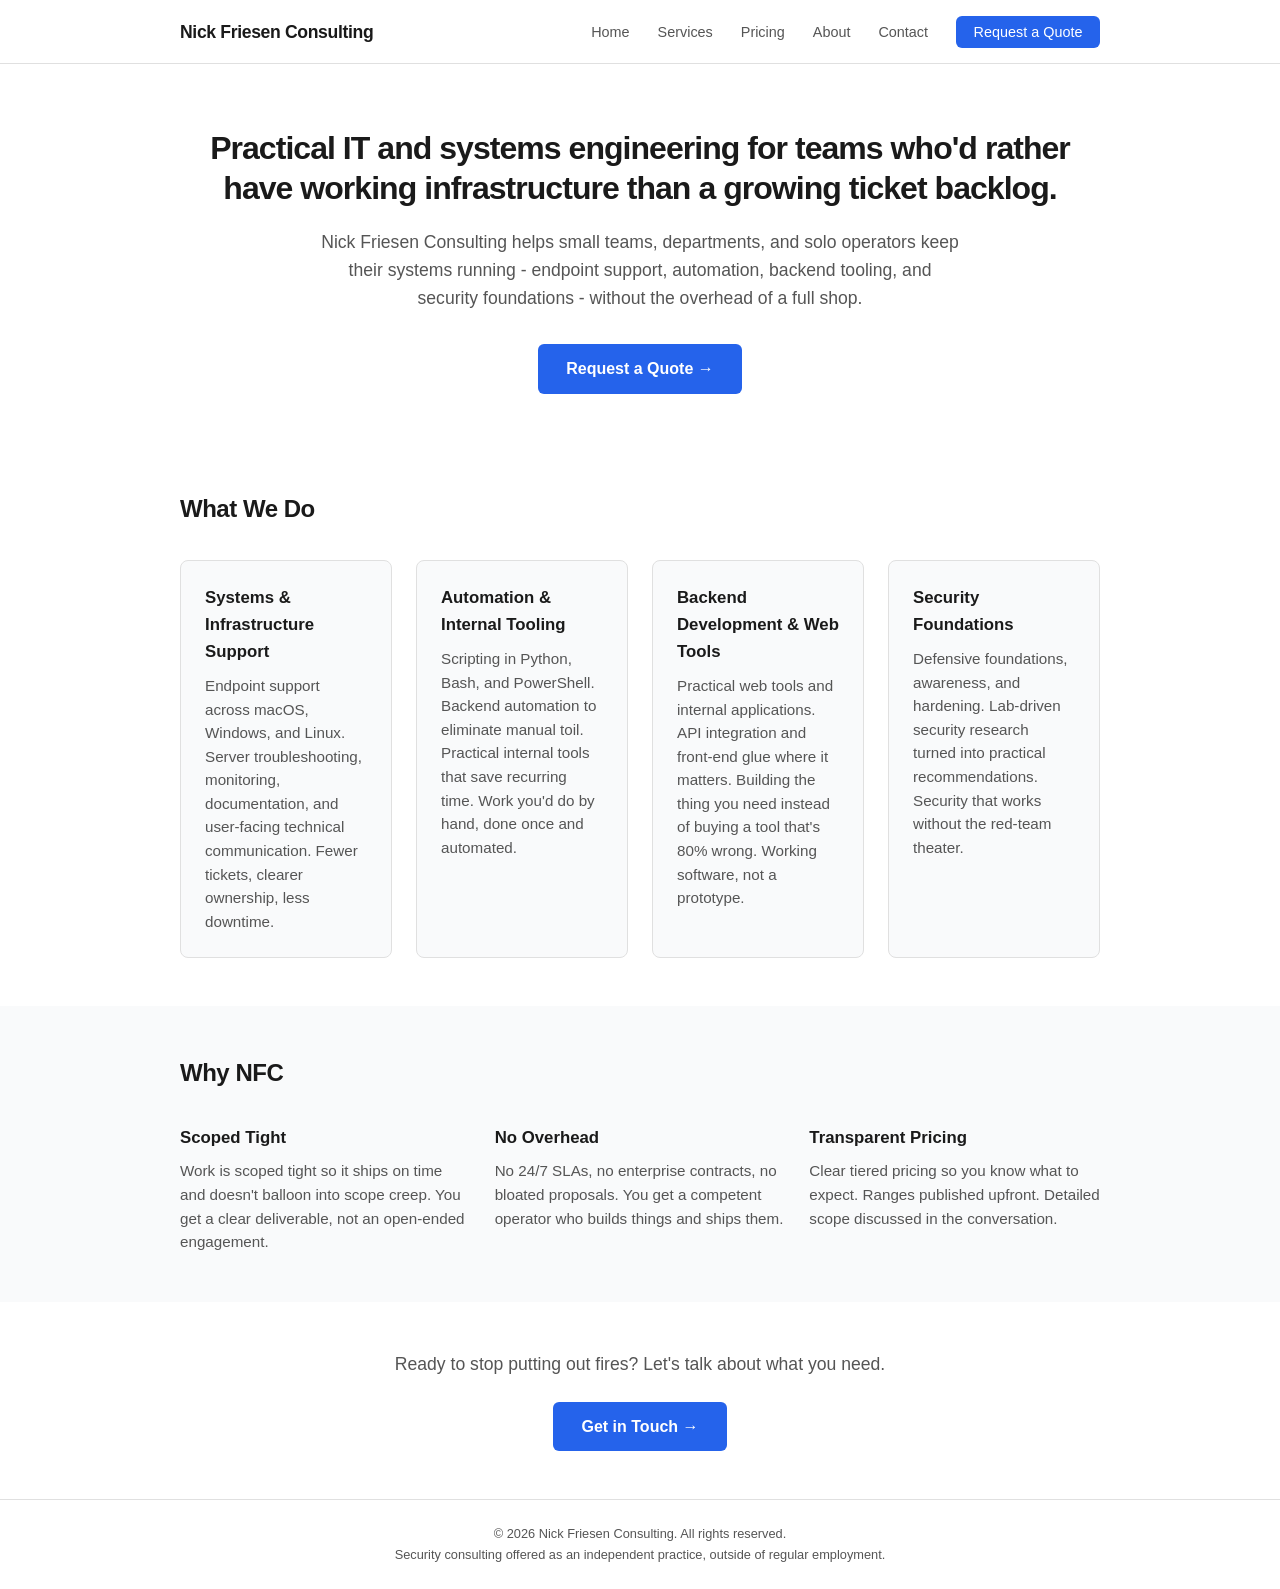
<file: index.html>
<!DOCTYPE html>
<html lang="en">
<head>
  <meta charset="UTF-8">
  <meta name="viewport" content="width=device-width, initial-scale=1.0">
  <title>Nick Friesen Consulting - Practical IT and Systems Engineering</title>
  <meta name="description" content="Nick Friesen Consulting helps small teams, departments, and solo operators keep their systems running - endpoint support, automation, backend tooling, and security foundations.">
  <link rel="stylesheet" href="css/style.css">
</head>
<body>

  <nav>
    <div class="nav-inner">
      <div class="nav-brand"><a href="index.html">Nick Friesen Consulting</a></div>
      <button class="hamburger" id="hamburger" aria-label="Toggle navigation">
        <span></span>
        <span></span>
        <span></span>
      </button>
      <ul class="nav-links" id="navLinks">
        <li><a href="index.html">Home</a></li>
        <li><a href="services.html">Services</a></li>
        <li><a href="pricing.html">Pricing</a></li>
        <li><a href="about.html">About</a></li>
        <li><a href="contact.html">Contact</a></li>
        <li><a href="contact.html" class="nav-cta">Request a Quote</a></li>
      </ul>
    </div>
  </nav>

  <main>
    <section class="hero">
      <div class="container">
        <h1>Practical IT and systems engineering for teams who'd rather have working infrastructure than a growing ticket backlog.</h1>
        <p>Nick Friesen Consulting helps small teams, departments, and solo operators keep their systems running - endpoint support, automation, backend tooling, and security foundations - without the overhead of a full shop.</p>
        <a href="contact.html" class="btn-primary">Request a Quote &rarr;</a>
      </div>
    </section>

    <section class="section">
      <div class="container">
        <h2 class="section-title">What We Do</h2>
        <div class="cards">
          <div class="card">
            <h3>Systems &amp; Infrastructure Support</h3>
            <p>Endpoint support across macOS, Windows, and Linux. Server troubleshooting, monitoring, documentation, and user-facing technical communication. Fewer tickets, clearer ownership, less downtime.</p>
          </div>
          <div class="card">
            <h3>Automation &amp; Internal Tooling</h3>
            <p>Scripting in Python, Bash, and PowerShell. Backend automation to eliminate manual toil. Practical internal tools that save recurring time. Work you'd do by hand, done once and automated.</p>
          </div>
          <div class="card">
            <h3>Backend Development &amp; Web Tools</h3>
            <p>Practical web tools and internal applications. API integration and front-end glue where it matters. Building the thing you need instead of buying a tool that's 80% wrong. Working software, not a prototype.</p>
          </div>
          <div class="card">
            <h3>Security Foundations</h3>
            <p>Defensive foundations, awareness, and hardening. Lab-driven security research turned into practical recommendations. Security that works without the red-team theater.</p>
          </div>
        </div>
      </div>
    </section>

    <section class="section" style="background: var(--color-light-bg);">
      <div class="container">
        <h2 class="section-title">Why NFC</h2>
        <div class="three-col">
          <div>
            <h3>Scoped Tight</h3>
            <p>Work is scoped tight so it ships on time and doesn't balloon into scope creep. You get a clear deliverable, not an open-ended engagement.</p>
          </div>
          <div>
            <h3>No Overhead</h3>
            <p>No 24/7 SLAs, no enterprise contracts, no bloated proposals. You get a competent operator who builds things and ships them.</p>
          </div>
          <div>
            <h3>Transparent Pricing</h3>
            <p>Clear tiered pricing so you know what to expect. Ranges published upfront. Detailed scope discussed in the conversation.</p>
          </div>
        </div>
      </div>
    </section>

    <section class="section">
      <div class="container" style="text-align: center;">
        <p style="font-size: 1.1rem; color: var(--color-text-secondary); margin-bottom: 1.5rem;">Ready to stop putting out fires? Let's talk about what you need.</p>
        <a href="contact.html" class="btn-primary">Get in Touch &rarr;</a>
      </div>
    </section>
  </main>

  <footer>
    <div class="container">
      <div class="footer-inner">
        &copy; 2026 Nick Friesen Consulting. All rights reserved.<br>
        Security consulting offered as an independent practice, outside of regular employment.
      </div>
    </div>
  </footer>

  <script>
    document.getElementById('hamburger').addEventListener('click', function() {
      document.getElementById('navLinks').classList.toggle('active');
    });
  </script>

</body>
</html>
</file>
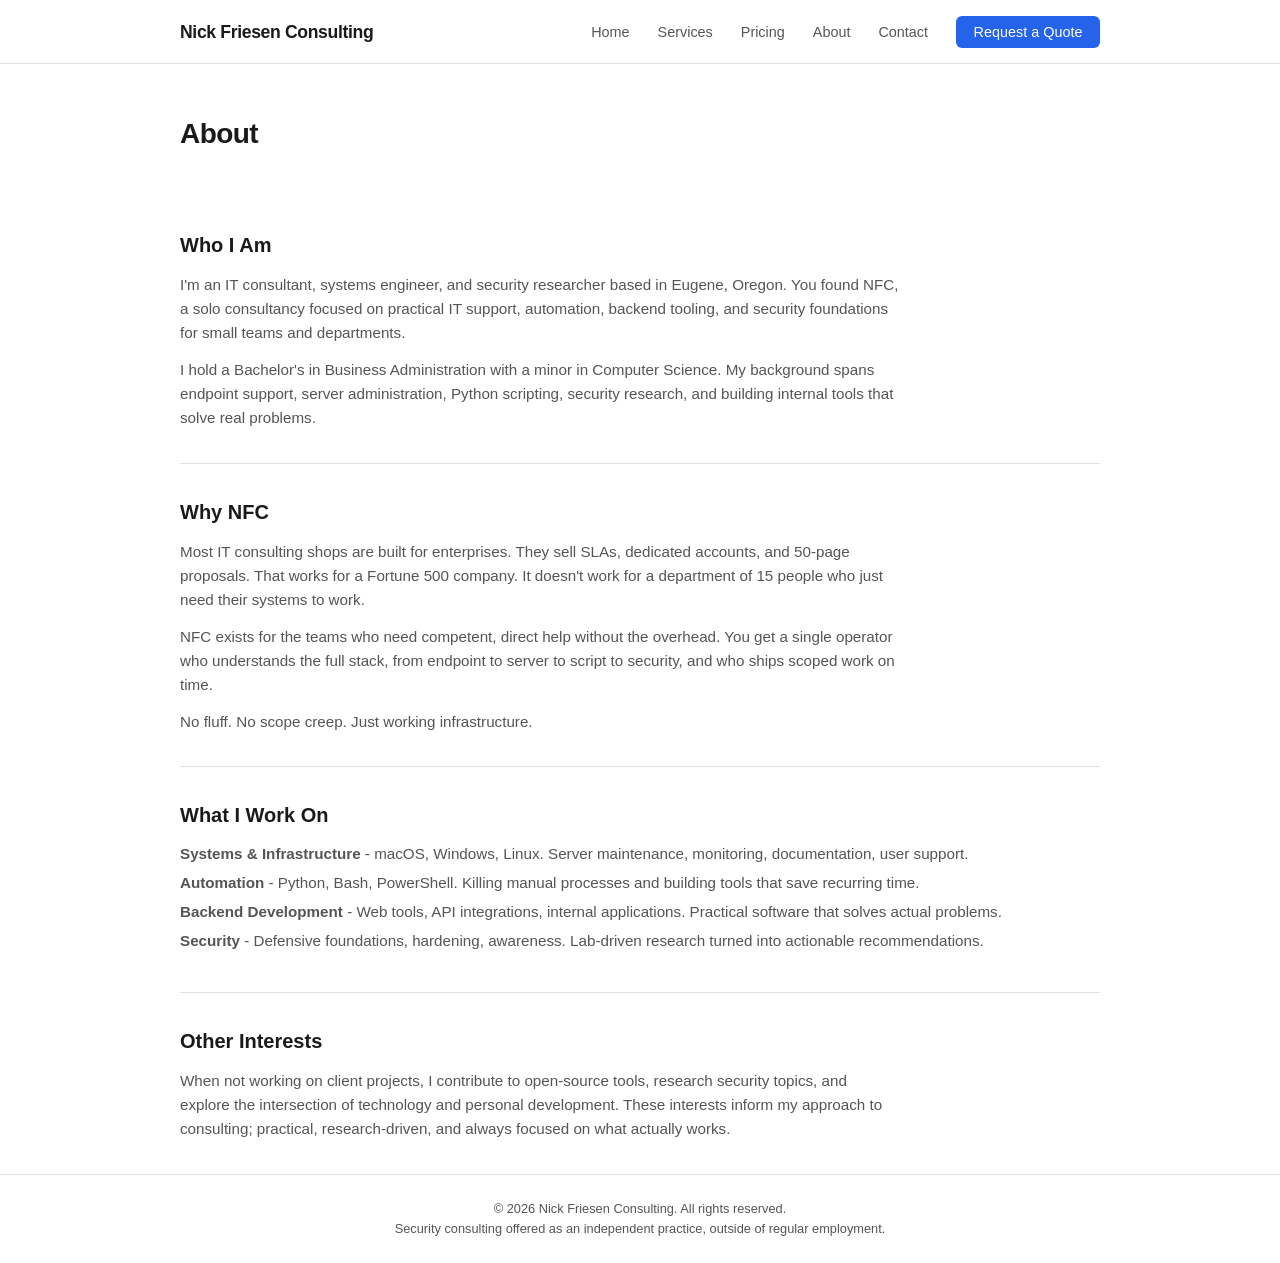
<file: about.html>
<!DOCTYPE html>
<html lang="en">
<head>
  <meta charset="UTF-8">
  <meta name="viewport" content="width=device-width, initial-scale=1.0">
  <title>About - Nick Friesen Consulting</title>
  <meta name="description" content="About Nick Friesen Consulting - a solo consultancy focused on practical IT support, automation, backend tooling, and security foundations.">
  <link rel="stylesheet" href="css/style.css">
</head>
<body>

  <nav>
    <div class="nav-inner">
      <div class="nav-brand"><a href="index.html">Nick Friesen Consulting</a></div>
      <button class="hamburger" id="hamburger" aria-label="Toggle navigation">
        <span></span>
        <span></span>
        <span></span>
      </button>
      <ul class="nav-links" id="navLinks">
        <li><a href="index.html">Home</a></li>
        <li><a href="services.html">Services</a></li>
        <li><a href="pricing.html">Pricing</a></li>
        <li><a href="about.html">About</a></li>
        <li><a href="contact.html">Contact</a></li>
        <li><a href="contact.html" class="nav-cta">Request a Quote</a></li>
      </ul>
    </div>
  </nav>

  <main>
    <div class="page-header">
      <div class="container">
        <h1>About</h1>
      </div>
    </div>

    <div class="container">
      <section class="about-section">
        <h2>Who I Am</h2>
        <p>I'm an IT consultant, systems engineer, and security researcher based in Eugene, Oregon. You found NFC, a solo consultancy focused on practical IT support, automation, backend tooling, and security foundations for small teams and departments.</p>
        <p style="margin-top: 0.75rem;">I hold a Bachelor's in Business Administration with a minor in Computer Science. My background spans endpoint support, server administration, Python scripting, security research, and building internal tools that solve real problems.</p>
      </section>

      <section class="about-section">
        <h2>Why NFC</h2>
        <p>Most IT consulting shops are built for enterprises. They sell SLAs, dedicated accounts, and 50-page proposals. That works for a Fortune 500 company. It doesn't work for a department of 15 people who just need their systems to work.</p>
        <p style="margin-top: 0.75rem;">NFC exists for the teams who need competent, direct help without the overhead. You get a single operator who understands the full stack, from endpoint to server to script to security, and who ships scoped work on time.</p>
        <p style="margin-top: 0.75rem;">No fluff. No scope creep. Just working infrastructure.</p>
      </section>

      <section class="about-section">
        <h2>What I Work On</h2>
        <ul>
          <li><strong>Systems &amp; Infrastructure</strong> - macOS, Windows, Linux. Server maintenance, monitoring, documentation, user support.</li>
          <li><strong>Automation</strong> - Python, Bash, PowerShell. Killing manual processes and building tools that save recurring time.</li>
          <li><strong>Backend Development</strong> - Web tools, API integrations, internal applications. Practical software that solves actual problems.</li>
          <li><strong>Security</strong> - Defensive foundations, hardening, awareness. Lab-driven research turned into actionable recommendations.</li>
        </ul>
      </section>

      <section class="about-section">
        <h2>Other Interests</h2>
        <p>When not working on client projects, I contribute to open-source tools, research security topics, and explore the intersection of technology and personal development. These interests inform my approach to consulting; practical, research-driven, and always focused on what actually works.</p>
      </section>
    </div>
  </main>

  <footer>
    <div class="container">
      <div class="footer-inner">
        &copy; 2026 Nick Friesen Consulting. All rights reserved.<br>
        Security consulting offered as an independent practice, outside of regular employment.
      </div>
    </div>
  </footer>

  <script>
    document.getElementById('hamburger').addEventListener('click', function() {
      document.getElementById('navLinks').classList.toggle('active');
    });
  </script>

</body>
</html>
</file>
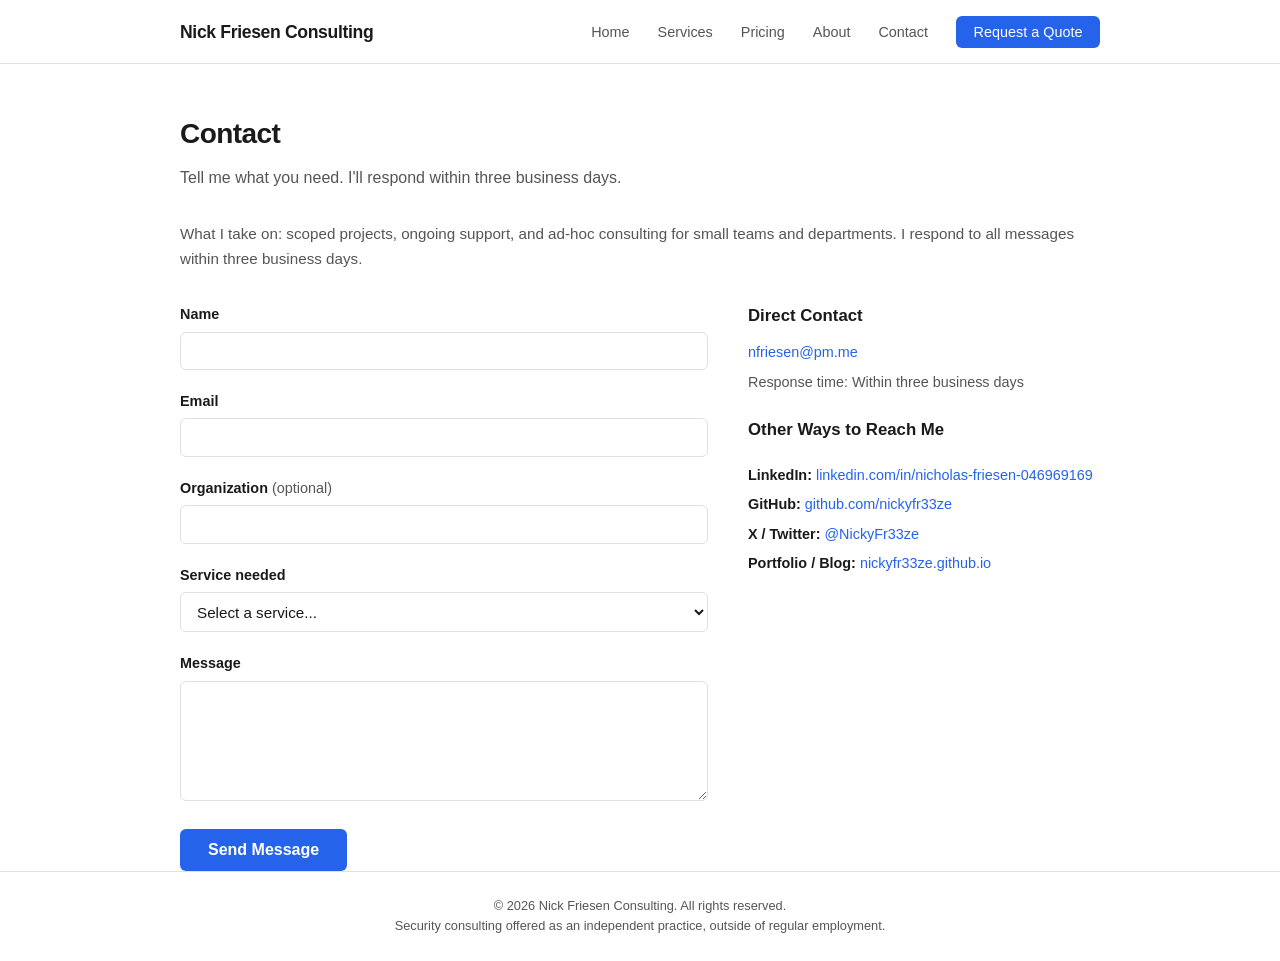
<file: contact.html>
<!DOCTYPE html>
<html lang="en">
<head>
  <meta charset="UTF-8">
  <meta name="viewport" content="width=device-width, initial-scale=1.0">
  <title>Contact | Nick Friesen Consulting</title>
  <meta name="description" content="Get in touch with Nick Friesen Consulting. Request a quote for IT support, automation, backend development, or security foundations.">
  <link rel="stylesheet" href="css/style.css">
</head>
<body>

  <nav>
    <div class="nav-inner">
      <div class="nav-brand"><a href="index.html">Nick Friesen Consulting</a></div>
      <button class="hamburger" id="hamburger" aria-label="Toggle navigation">
        <span></span>
        <span></span>
        <span></span>
      </button>
      <ul class="nav-links" id="navLinks">
        <li><a href="index.html">Home</a></li>
        <li><a href="services.html">Services</a></li>
        <li><a href="pricing.html">Pricing</a></li>
        <li><a href="about.html">About</a></li>
        <li><a href="contact.html">Contact</a></li>
        <li><a href="contact.html" class="nav-cta">Request a Quote</a></li>
      </ul>
    </div>
  </nav>

  <main>
    <div class="page-header">
      <div class="container">
        <h1>Contact</h1>
        <p>Tell me what you need. I'll respond within three business days.</p>
      </div>
    </div>

    <div class="container">
      <p style="font-size: 0.95rem; color: var(--color-text-secondary); margin-bottom: 2rem;">What I take on: scoped projects, ongoing support, and ad-hoc consulting for small teams and departments. I respond to all messages within three business days.</p>

      <div class="contact-layout">
        <div>
          <!--
            FORM SETUP:
            Replace the action URL below with your Formspree endpoint.
            1. Go to https://formspree.io and create a free account
            2. Create a new form pointing to nfriesen@pm.me
            3. Replace "https://formspree.io/f/YOUR_FORM_ID" with your actual form ID
            Example: action="https://formspree.io/f/xnqevrdr"

            Currently using mailto: as a temporary fallback.
          -->
          <form action="mailto:nfriesen@pm.me" method="POST" enctype="text/plain">
            <div class="form-group">
              <label for="name">Name</label>
              <input type="text" id="name" name="name" required>
            </div>
            <div class="form-group">
              <label for="email">Email</label>
              <input type="email" id="email" name="email" required>
            </div>
            <div class="form-group">
              <label for="organization">Organization <span style="font-weight: 400; color: var(--color-text-secondary);">(optional)</span></label>
              <input type="text" id="organization" name="organization">
            </div>
            <div class="form-group">
              <label for="service">Service needed</label>
              <select id="service" name="service">
                <option value="">Select a service...</option>
                <option value="Systems Support">Systems Support</option>
                <option value="Automation">Automation</option>
                <option value="Backend Development">Backend Development</option>
                <option value="Security Foundations">Security Foundations</option>
                <option value="Other">Other</option>
              </select>
            </div>
            <div class="form-group">
              <label for="message">Message</label>
              <textarea id="message" name="message" required></textarea>
            </div>
            <button type="submit" class="btn-primary">Send Message</button>
          </form>
        </div>

        <div class="contact-info">
          <h3>Direct Contact</h3>
          <p><a href="mailto:nfriesen@pm.me">nfriesen@pm.me</a></p>
          <p>Response time: Within three business days</p>

          <h3 style="margin-top: 1.5rem;">Other Ways to Reach Me</h3>
          <ul class="contact-links">
            <li><strong>LinkedIn:</strong> <a href="https://www.linkedin.com/in/nicholas-friesen-046969169" target="_blank" rel="noopener">linkedin.com/in/nicholas-friesen-046969169</a></li>
            <li><strong>GitHub:</strong> <a href="https://github.com/nickyfr33ze" target="_blank" rel="noopener">github.com/nickyfr33ze</a></li>
            <li><strong>X / Twitter:</strong> <a href="https://x.com/NickyFr33ze" target="_blank" rel="noopener">@NickyFr33ze</a></li>
            <li><strong>Portfolio / Blog:</strong> <a href="https://nickyfr33ze.github.io" target="_blank" rel="noopener">nickyfr33ze.github.io</a></li>
          </ul>
        </div>
      </div>
    </div>
  </main>

  <footer>
    <div class="container">
      <div class="footer-inner">
        &copy; 2026 Nick Friesen Consulting. All rights reserved.<br>
        Security consulting offered as an independent practice, outside of regular employment.
      </div>
    </div>
  </footer>

  <script>
    document.getElementById('hamburger').addEventListener('click', function() {
      document.getElementById('navLinks').classList.toggle('active');
    });

    // Pre-fill service dropdown if ?service= parameter is present in URL
    (function() {
      const params = new URLSearchParams(window.location.search);
      const serviceParam = params.get('service');
      if (serviceParam) {
        const select = document.getElementById('service');
        for (var i = 0; i < select.options.length; i++) {
          if (select.options[i].value === serviceParam) {
            select.selectedIndex = i;
            break;
          }
        }
      }
    })();
  </script>

</body>
</html>
</file>
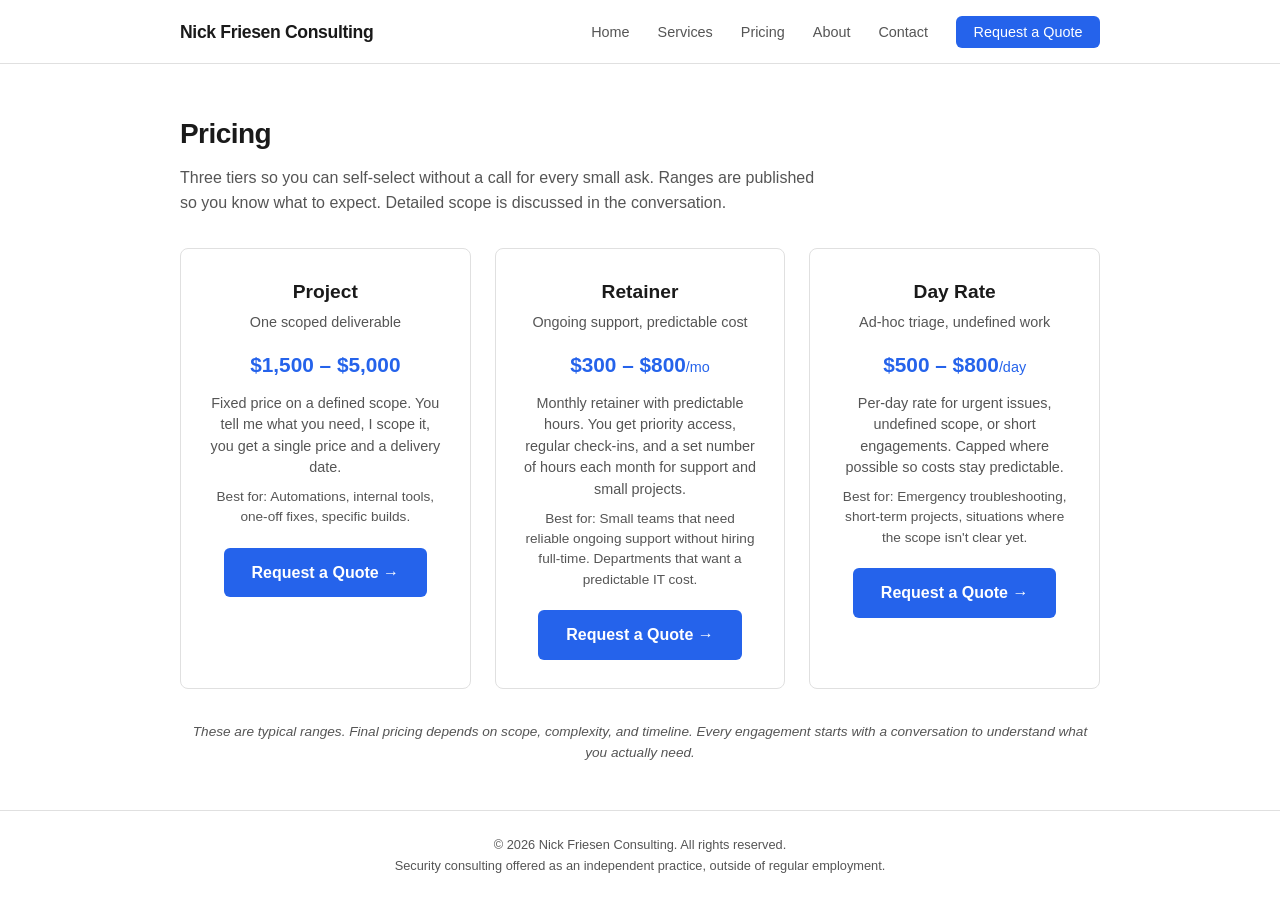
<file: pricing.html>
<!DOCTYPE html>
<html lang="en">
<head>
  <meta charset="UTF-8">
  <meta name="viewport" content="width=device-width, initial-scale=1.0">
  <title>Pricing - Nick Friesen Consulting</title>
  <meta name="description" content="NFC pricing: Project ($1,500–$5,000), Retainer ($300–$800/mo), and Day Rate ($500–$800/day). Transparent tiered pricing for small teams.">
  <link rel="stylesheet" href="css/style.css">
</head>
<body>

  <nav>
    <div class="nav-inner">
      <div class="nav-brand"><a href="index.html">Nick Friesen Consulting</a></div>
      <button class="hamburger" id="hamburger" aria-label="Toggle navigation">
        <span></span>
        <span></span>
        <span></span>
      </button>
      <ul class="nav-links" id="navLinks">
        <li><a href="index.html">Home</a></li>
        <li><a href="services.html">Services</a></li>
        <li><a href="pricing.html">Pricing</a></li>
        <li><a href="about.html">About</a></li>
        <li><a href="contact.html">Contact</a></li>
        <li><a href="contact.html" class="nav-cta">Request a Quote</a></li>
      </ul>
    </div>
  </nav>

  <main>
    <div class="page-header">
      <div class="container">
        <h1>Pricing</h1>
        <p>Three tiers so you can self-select without a call for every small ask. Ranges are published so you know what to expect. Detailed scope is discussed in the conversation.</p>
      </div>
    </div>

    <div class="container">
      <div class="pricing-grid">
        <div class="pricing-card">
          <h3>Project</h3>
          <p class="subtitle">One scoped deliverable</p>
          <p class="range">$1,500 – $5,000</p>
          <p>Fixed price on a defined scope. You tell me what you need, I scope it, you get a single price and a delivery date.</p>
          <p class="best-for">Best for: Automations, internal tools, one-off fixes, specific builds.</p>
          <a href="contact.html?service=Project" class="btn-primary" style="display: inline-block;">Request a Quote &rarr;</a>
        </div>

        <div class="pricing-card">
          <h3>Retainer</h3>
          <p class="subtitle">Ongoing support, predictable cost</p>
          <p class="range">$300 – $800<span style="font-size: 0.9rem; font-weight: 400;">/mo</span></p>
          <p>Monthly retainer with predictable hours. You get priority access, regular check-ins, and a set number of hours each month for support and small projects.</p>
          <p class="best-for">Best for: Small teams that need reliable ongoing support without hiring full-time. Departments that want a predictable IT cost.</p>
          <a href="contact.html?service=Retainer" class="btn-primary" style="display: inline-block;">Request a Quote &rarr;</a>
        </div>

        <div class="pricing-card">
          <h3>Day Rate</h3>
          <p class="subtitle">Ad-hoc triage, undefined work</p>
          <p class="range">$500 – $800<span style="font-size: 0.9rem; font-weight: 400;">/day</span></p>
          <p>Per-day rate for urgent issues, undefined scope, or short engagements. Capped where possible so costs stay predictable.</p>
          <p class="best-for">Best for: Emergency troubleshooting, short-term projects, situations where the scope isn't clear yet.</p>
          <a href="contact.html?service=Day%20Rate" class="btn-primary" style="display: inline-block;">Request a Quote &rarr;</a>
        </div>
      </div>

      <p class="pricing-note">These are typical ranges. Final pricing depends on scope, complexity, and timeline. Every engagement starts with a conversation to understand what you actually need.</p>
    </div>
  </main>

  <footer>
    <div class="container">
      <div class="footer-inner">
        &copy; 2026 Nick Friesen Consulting. All rights reserved.<br>
        Security consulting offered as an independent practice, outside of regular employment.
      </div>
    </div>
  </footer>

  <script>
    document.getElementById('hamburger').addEventListener('click', function() {
      document.getElementById('navLinks').classList.toggle('active');
    });
  </script>

</body>
</html>
</file>
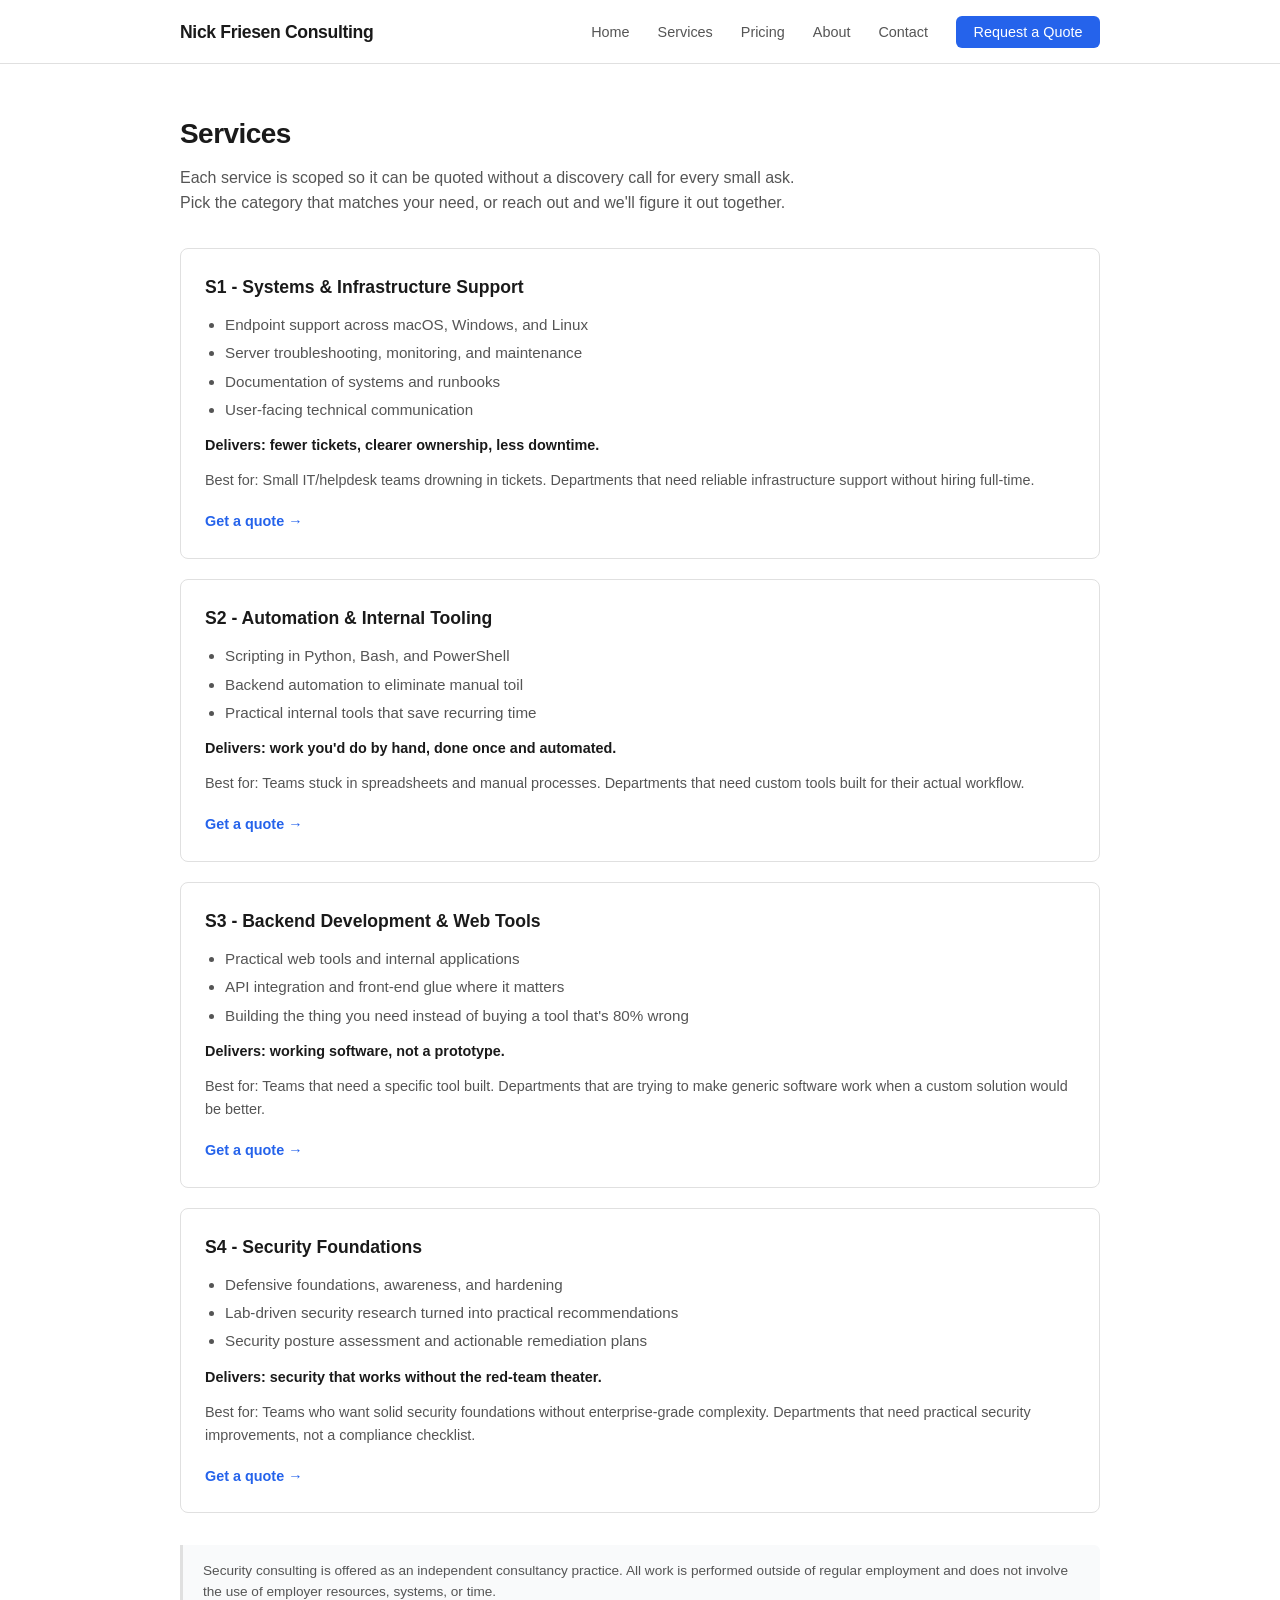
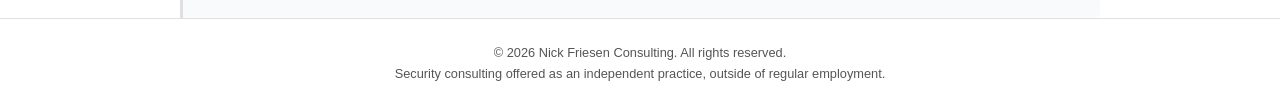
<file: services.html>
<!DOCTYPE html>
<html lang="en">
<head>
  <meta charset="UTF-8">
  <meta name="viewport" content="width=device-width, initial-scale=1.0">
  <title>Services - Nick Friesen Consulting</title>
  <meta name="description" content="NFC services: Systems & Infrastructure Support, Automation & Internal Tooling, Backend Development & Web Tools, and Security Foundations.">
  <link rel="stylesheet" href="css/style.css">
</head>
<body>

  <nav>
    <div class="nav-inner">
      <div class="nav-brand"><a href="index.html">Nick Friesen Consulting</a></div>
      <button class="hamburger" id="hamburger" aria-label="Toggle navigation">
        <span></span>
        <span></span>
        <span></span>
      </button>
      <ul class="nav-links" id="navLinks">
        <li><a href="index.html">Home</a></li>
        <li><a href="services.html">Services</a></li>
        <li><a href="pricing.html">Pricing</a></li>
        <li><a href="about.html">About</a></li>
        <li><a href="contact.html">Contact</a></li>
        <li><a href="contact.html" class="nav-cta">Request a Quote</a></li>
      </ul>
    </div>
  </nav>

  <main>
    <div class="page-header">
      <div class="container">
        <h1>Services</h1>
        <p>Each service is scoped so it can be quoted without a discovery call for every small ask. Pick the category that matches your need, or reach out and we'll figure it out together.</p>
      </div>
    </div>

    <div class="container">
      <div class="service-detail">
        <h3>S1 - Systems &amp; Infrastructure Support</h3>
        <ul>
          <li>Endpoint support across macOS, Windows, and Linux</li>
          <li>Server troubleshooting, monitoring, and maintenance</li>
          <li>Documentation of systems and runbooks</li>
          <li>User-facing technical communication</li>
        </ul>
        <p class="delivers">Delivers: fewer tickets, clearer ownership, less downtime.</p>
        <p class="best-for">Best for: Small IT/helpdesk teams drowning in tickets. Departments that need reliable infrastructure support without hiring full-time.</p>
        <a href="contact.html?service=Systems%20Support" class="quote-link">Get a quote &rarr;</a>
      </div>

      <div class="service-detail">
        <h3>S2 - Automation &amp; Internal Tooling</h3>
        <ul>
          <li>Scripting in Python, Bash, and PowerShell</li>
          <li>Backend automation to eliminate manual toil</li>
          <li>Practical internal tools that save recurring time</li>
        </ul>
        <p class="delivers">Delivers: work you'd do by hand, done once and automated.</p>
        <p class="best-for">Best for: Teams stuck in spreadsheets and manual processes. Departments that need custom tools built for their actual workflow.</p>
        <a href="contact.html?service=Automation" class="quote-link">Get a quote &rarr;</a>
      </div>

      <div class="service-detail">
        <h3>S3 - Backend Development &amp; Web Tools</h3>
        <ul>
          <li>Practical web tools and internal applications</li>
          <li>API integration and front-end glue where it matters</li>
          <li>Building the thing you need instead of buying a tool that's 80% wrong</li>
        </ul>
        <p class="delivers">Delivers: working software, not a prototype.</p>
        <p class="best-for">Best for: Teams that need a specific tool built. Departments that are trying to make generic software work when a custom solution would be better.</p>
        <a href="contact.html?service=Backend%20Development" class="quote-link">Get a quote &rarr;</a>
      </div>

      <div class="service-detail">
        <h3>S4 - Security Foundations</h3>
        <ul>
          <li>Defensive foundations, awareness, and hardening</li>
          <li>Lab-driven security research turned into practical recommendations</li>
          <li>Security posture assessment and actionable remediation plans</li>
        </ul>
        <p class="delivers">Delivers: security that works without the red-team theater.</p>
        <p class="best-for">Best for: Teams who want solid security foundations without enterprise-grade complexity. Departments that need practical security improvements, not a compliance checklist.</p>
        <a href="contact.html?service=Security%20Foundations" class="quote-link">Get a quote &rarr;</a>
      </div>

      <div class="compliance-note">
        Security consulting is offered as an independent consultancy practice. All work is performed outside of regular employment and does not involve the use of employer resources, systems, or time.
      </div>
    </div>
  </main>

  <footer>
    <div class="container">
      <div class="footer-inner">
        &copy; 2026 Nick Friesen Consulting. All rights reserved.<br>
        Security consulting offered as an independent practice, outside of regular employment.
      </div>
    </div>
  </footer>

  <script>
    document.getElementById('hamburger').addEventListener('click', function() {
      document.getElementById('navLinks').classList.toggle('active');
    });
  </script>

</body>
</html>
</file>
<file: css/style.css>
/* NFC Consultancy - Main Stylesheet */
/* Clean, minimal, mobile-first. No animations. No frameworks. */

:root {
  --color-bg: #ffffff;
  --color-text: #1a1a1a;
  --color-text-secondary: #555555;
  --color-border: #e0e0e0;
  --color-accent: #2563eb;
  --color-accent-hover: #1d4ed8;
  --color-light-bg: #f9fafb;
  --font-sans: -apple-system, BlinkMacSystemFont, "Segoe UI", Roboto, "Helvetica Neue", Arial, sans-serif;
  --max-width: 960px;
  --nav-height: 64px;
}

*, *::before, *::after {
  box-sizing: border-box;
  margin: 0;
  padding: 0;
}

html {
  font-size: 16px;
  -webkit-font-smoothing: antialiased;
  -moz-osx-font-smoothing: grayscale;
}

body {
  font-family: var(--font-sans);
  color: var(--color-text);
  background: var(--color-bg);
  line-height: 1.6;
  min-height: 100vh;
  display: flex;
  flex-direction: column;
}

a {
  color: var(--color-accent);
  text-decoration: none;
}

a:hover {
  text-decoration: underline;
}

img {
  max-width: 100%;
  height: auto;
}

/* ---- Layout ---- */

.container {
  width: 100%;
  max-width: var(--max-width);
  margin: 0 auto;
  padding: 0 1.25rem;
}

main {
  flex: 1;
}

/* ---- Navigation ---- */

nav {
  position: sticky;
  top: 0;
  z-index: 100;
  background: var(--color-bg);
  border-bottom: 1px solid var(--color-border);
  height: var(--nav-height);
}

.nav-inner {
  display: flex;
  align-items: center;
  justify-content: space-between;
  height: var(--nav-height);
  max-width: var(--max-width);
  margin: 0 auto;
  padding: 0 1.25rem;
}

.nav-brand {
  font-size: 1.1rem;
  font-weight: 700;
  color: var(--color-text);
  letter-spacing: -0.02em;
}

.nav-brand a {
  color: var(--color-text);
  text-decoration: none;
}

.nav-brand a:hover {
  text-decoration: none;
}

.nav-links {
  display: flex;
  align-items: center;
  gap: 1.75rem;
  list-style: none;
}

.nav-links a {
  color: var(--color-text-secondary);
  font-size: 0.9rem;
  font-weight: 500;
  text-decoration: none;
}

.nav-links a:hover {
  color: var(--color-text);
  text-decoration: none;
}

.nav-cta {
  background: var(--color-accent);
  color: #fff !important;
  padding: 0.5rem 1.1rem;
  border-radius: 6px;
  font-size: 0.85rem;
  font-weight: 600;
  text-decoration: none;
}

.nav-cta:hover {
  background: var(--color-accent-hover);
  text-decoration: none;
  color: #fff !important;
}

/* Hamburger */

.hamburger {
  display: none;
  background: none;
  border: none;
  cursor: pointer;
  padding: 0.25rem;
}

.hamburger span {
  display: block;
  width: 24px;
  height: 2px;
  background: var(--color-text);
  margin: 5px 0;
  transition: none;
}

/* ---- Hero ---- */

.hero {
  padding: 4rem 0 3rem;
  text-align: center;
}

.hero h1 {
  font-size: 2rem;
  font-weight: 700;
  line-height: 1.25;
  letter-spacing: -0.03em;
  margin-bottom: 1.25rem;
  color: var(--color-text);
}

.hero p {
  font-size: 1.1rem;
  color: var(--color-text-secondary);
  max-width: 640px;
  margin: 0 auto 2rem;
  line-height: 1.6;
}

.btn-primary {
  display: inline-block;
  background: var(--color-accent);
  color: #fff;
  padding: 0.75rem 1.75rem;
  border-radius: 6px;
  font-size: 1rem;
  font-weight: 600;
  text-decoration: none;
  border: none;
  cursor: pointer;
}

.btn-primary:hover {
  background: var(--color-accent-hover);
  text-decoration: none;
  color: #fff;
}

/* ---- Section ---- */

.section {
  padding: 3rem 0;
}

.section-title {
  font-size: 1.5rem;
  font-weight: 700;
  margin-bottom: 2rem;
  letter-spacing: -0.02em;
}

/* ---- Cards Grid ---- */

.cards {
  display: grid;
  grid-template-columns: 1fr;
  gap: 1.5rem;
}

.card {
  background: var(--color-light-bg);
  border: 1px solid var(--color-border);
  border-radius: 8px;
  padding: 1.5rem;
}

.card h3 {
  font-size: 1.05rem;
  font-weight: 700;
  margin-bottom: 0.5rem;
  color: var(--color-text);
}

.card p {
  font-size: 0.95rem;
  color: var(--color-text-secondary);
  line-height: 1.55;
}

/* ---- Three Column Section ---- */

.three-col {
  display: grid;
  grid-template-columns: 1fr;
  gap: 1.5rem;
}

.three-col h3 {
  font-size: 1.05rem;
  font-weight: 700;
  margin-bottom: 0.5rem;
}

.three-col p {
  font-size: 0.95rem;
  color: var(--color-text-secondary);
  line-height: 1.55;
}

/* ---- Service Detail ---- */

.service-detail {
  border: 1px solid var(--color-border);
  border-radius: 8px;
  padding: 1.5rem;
  margin-bottom: 1.25rem;
}

.service-detail:last-of-type {
  margin-bottom: 0;
}

.service-detail h3 {
  font-size: 1.1rem;
  font-weight: 700;
  margin-bottom: 0.75rem;
}

.service-detail ul {
  margin: 0 0 0.75rem 1.25rem;
  font-size: 0.95rem;
  color: var(--color-text-secondary);
}

.service-detail ul li {
  margin-bottom: 0.25rem;
}

.service-detail .delivers {
  font-weight: 600;
  font-size: 0.9rem;
  margin-bottom: 0.75rem;
  color: var(--color-text);
}

.service-detail .best-for {
  font-size: 0.9rem;
  color: var(--color-text-secondary);
  margin-bottom: 1rem;
}

.service-detail .quote-link {
  font-size: 0.9rem;
  font-weight: 600;
}

.compliance-note {
  margin-top: 2rem;
  padding: 1rem 1.25rem;
  background: var(--color-light-bg);
  border-left: 3px solid var(--color-border);
  border-radius: 0 6px 6px 0;
  font-size: 0.85rem;
  color: var(--color-text-secondary);
  line-height: 1.5;
}

/* ---- Pricing Cards ---- */

.pricing-grid {
  display: grid;
  grid-template-columns: 1fr;
  gap: 1.5rem;
}

.pricing-card {
  border: 1px solid var(--color-border);
  border-radius: 8px;
  padding: 1.75rem;
  text-align: center;
}

.pricing-card h3 {
  font-size: 1.2rem;
  font-weight: 700;
  margin-bottom: 0.25rem;
}

.pricing-card .subtitle {
  font-size: 0.9rem;
  color: var(--color-text-secondary);
  margin-bottom: 1rem;
}

.pricing-card .range {
  font-size: 1.3rem;
  font-weight: 700;
  color: var(--color-accent);
  margin-bottom: 0.75rem;
}

.pricing-card p {
  font-size: 0.9rem;
  color: var(--color-text-secondary);
  margin-bottom: 0.5rem;
  line-height: 1.5;
}

.pricing-card .best-for {
  font-size: 0.85rem;
  color: var(--color-text-secondary);
  margin-bottom: 1.25rem;
}

.pricing-note {
  margin-top: 2rem;
  font-size: 0.85rem;
  color: var(--color-text-secondary);
  text-align: center;
  font-style: italic;
}

/* ---- Contact Form ---- */

.contact-layout {
  display: grid;
  grid-template-columns: 1fr;
  gap: 2.5rem;
}

.form-group {
  margin-bottom: 1.25rem;
}

.form-group label {
  display: block;
  font-size: 0.9rem;
  font-weight: 600;
  margin-bottom: 0.35rem;
  color: var(--color-text);
}

.form-group input,
.form-group select,
.form-group textarea {
  width: 100%;
  padding: 0.6rem 0.75rem;
  border: 1px solid var(--color-border);
  border-radius: 6px;
  font-size: 0.95rem;
  font-family: var(--font-sans);
  color: var(--color-text);
  background: var(--color-bg);
}

.form-group input:focus,
.form-group select:focus,
.form-group textarea:focus {
  outline: none;
  border-color: var(--color-accent);
  box-shadow: 0 0 0 3px rgba(37, 99, 235, 0.1);
}

.form-group textarea {
  min-height: 120px;
  resize: vertical;
}

.contact-info h3 {
  font-size: 1.05rem;
  font-weight: 700;
  margin-bottom: 0.75rem;
}

.contact-info p {
  font-size: 0.9rem;
  color: var(--color-text-secondary);
  margin-bottom: 0.5rem;
  line-height: 1.5;
}

.contact-links {
  list-style: none;
  margin-top: 1.25rem;
}

.contact-links li {
  margin-bottom: 0.4rem;
  font-size: 0.9rem;
}

.contact-links a {
  color: var(--color-accent);
}

/* ---- Page Header ---- */

.page-header {
  padding: 3rem 0 2rem;
}

.page-header h1 {
  font-size: 1.75rem;
  font-weight: 700;
  letter-spacing: -0.02em;
  margin-bottom: 0.5rem;
}

.page-header p {
  font-size: 1rem;
  color: var(--color-text-secondary);
  max-width: 640px;
}

/* ---- About Content ---- */

.about-section {
  padding: 2rem 0;
  border-bottom: 1px solid var(--color-border);
}

.about-section:last-of-type {
  border-bottom: none;
}

.about-section h2 {
  font-size: 1.25rem;
  font-weight: 700;
  margin-bottom: 0.75rem;
}

.about-section p {
  font-size: 0.95rem;
  color: var(--color-text-secondary);
  line-height: 1.6;
  max-width: 720px;
}

.about-section ul {
  list-style: none;
  margin-top: 0.75rem;
}

.about-section ul li {
  font-size: 0.95rem;
  color: var(--color-text-secondary);
  margin-bottom: 0.4rem;
  line-height: 1.5;
}

/* ---- Footer ---- */

footer {
  border-top: 1px solid var(--color-border);
  padding: 1.5rem 0;
  margin-top: auto;
}

.footer-inner {
  text-align: center;
  font-size: 0.8rem;
  color: var(--color-text-secondary);
  line-height: 1.6;
}

/* ---- Mobile ---- */

@media (max-width: 768px) {
  .hero {
    padding: 2.5rem 0 2rem;
  }

  .hero h1 {
    font-size: 1.5rem;
  }

  .hero p {
    font-size: 1rem;
  }

  .section {
    padding: 2rem 0;
  }

  .section-title {
    font-size: 1.25rem;
  }

  .page-header {
    padding: 2rem 0 1.5rem;
  }

  .page-header h1 {
    font-size: 1.4rem;
  }

  .hamburger {
    display: block;
  }

  .nav-links {
    display: none;
    position: absolute;
    top: var(--nav-height);
    left: 0;
    right: 0;
    background: var(--color-bg);
    border-bottom: 1px solid var(--color-border);
    flex-direction: column;
    padding: 1rem 1.25rem 1.25rem;
    gap: 0.75rem;
  }

  .nav-links.active {
    display: flex;
  }

  .nav-links li {
    width: 100%;
  }

  .nav-links a {
    display: block;
    padding: 0.5rem 0;
    font-size: 1rem;
  }

  .nav-cta {
    text-align: center;
    display: block;
    padding: 0.65rem 1.1rem;
  }

  .cards {
    grid-template-columns: 1fr;
  }

  .three-col {
    grid-template-columns: 1fr;
  }

  .pricing-grid {
    grid-template-columns: 1fr;
  }

  .contact-layout {
    grid-template-columns: 1fr;
  }
}

@media (min-width: 769px) {
  .cards {
    grid-template-columns: repeat(2, 1fr);
  }

  .three-col {
    grid-template-columns: repeat(3, 1fr);
  }

  .pricing-grid {
    grid-template-columns: repeat(3, 1fr);
  }

  .contact-layout {
    grid-template-columns: 1.2fr 0.8fr;
  }
}

@media (min-width: 1024px) {
  .cards {
    grid-template-columns: repeat(4, 1fr);
  }
}
</file>
